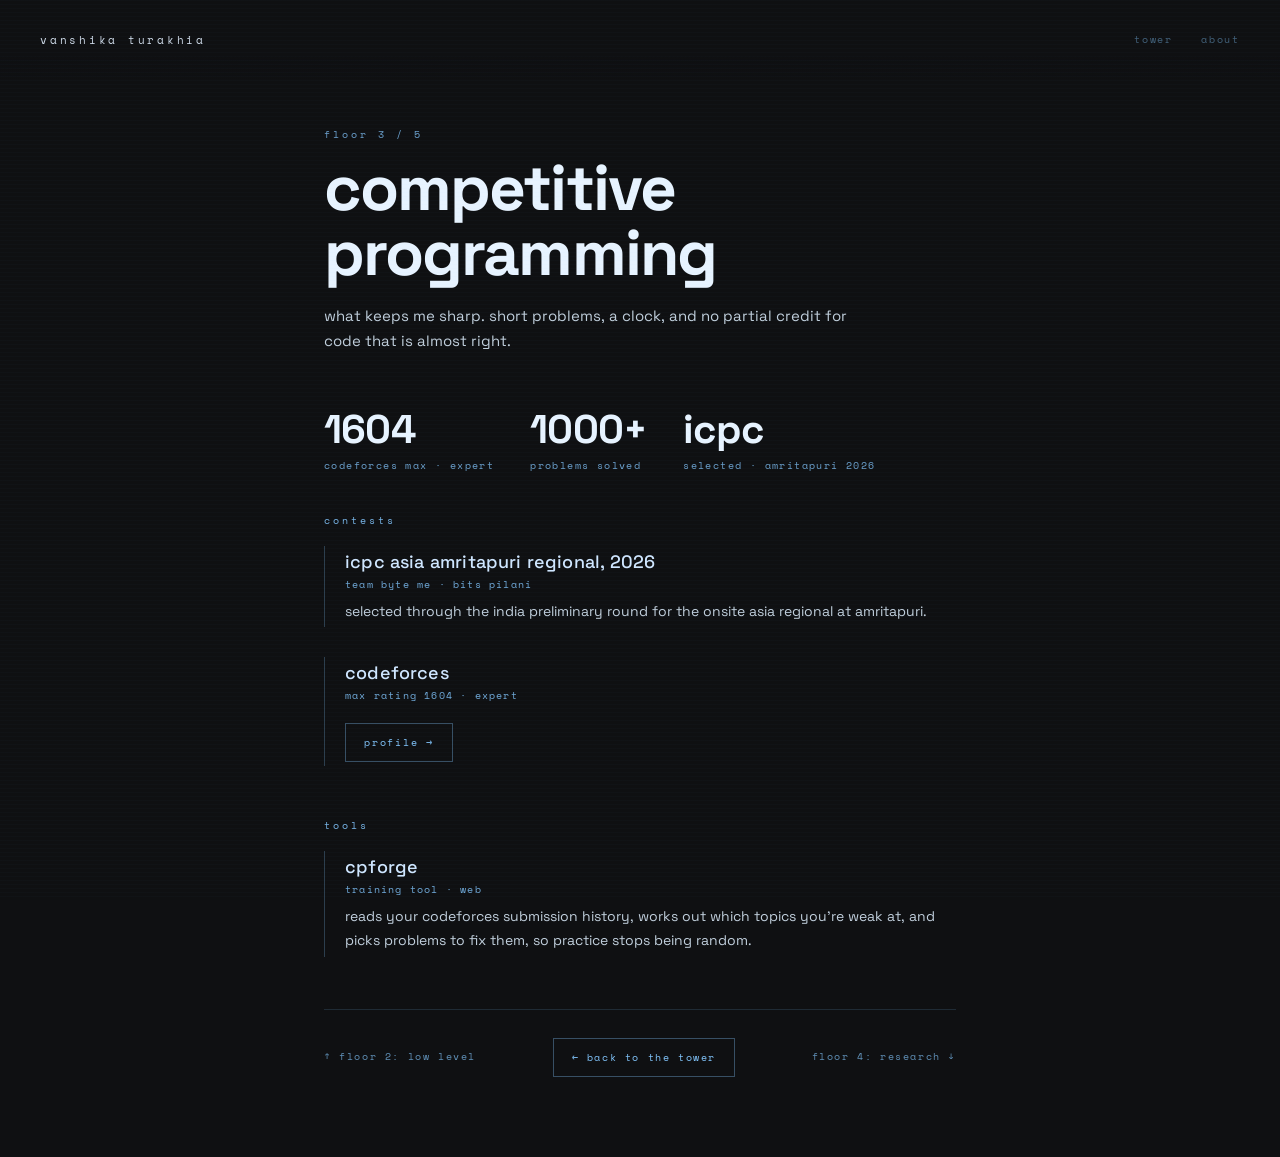
<file: competitive-programming.html>
<!DOCTYPE html>
<html lang="en">
<head>
<meta charset="UTF-8"/>
<meta name="viewport" content="width=device-width, initial-scale=1.0"/>
<meta name="color-scheme" content="dark"/>
<!-- dark from the very first paint, before domain.css arrives -->
<style>html,body{background:#0f1012}</style>
<title>competitive programming · vanshika turakhia</title>
<meta name="description" content="Vanshika Turakhia: ICPC 2026 Asia regionalist (Amritapuri), Codeforces Expert with a max rating of 1604, and 1000+ problems solved."/>
<link rel="canonical" href="https://vanshikaturakhia.dev/competitive-programming"/>
<meta property="og:type" content="website"/>
<meta property="og:site_name" content="Vanshika Turakhia"/>
<meta property="og:title" content="Competitive programming · Vanshika Turakhia"/>
<meta property="og:description" content="Vanshika Turakhia: ICPC 2026 Asia regionalist (Amritapuri), Codeforces Expert with a max rating of 1604, and 1000+ problems solved."/>
<meta property="og:url" content="https://vanshikaturakhia.dev/competitive-programming"/>
<meta property="og:image" content="https://vanshikaturakhia.dev/og.png"/>
<meta property="og:image:width" content="1200"/>
<meta property="og:image:height" content="630"/>
<meta property="og:image:alt" content="Vanshika Turakhia: sensor units, from circuit board to dashboard"/>
<meta name="twitter:card" content="summary_large_image"/>
<meta name="twitter:title" content="Competitive programming · Vanshika Turakhia"/>
<meta name="twitter:description" content="Vanshika Turakhia: ICPC 2026 Asia regionalist (Amritapuri), Codeforces Expert with a max rating of 1604, and 1000+ problems solved."/>
<meta name="twitter:image" content="https://vanshikaturakhia.dev/og.png"/>
<link rel="icon" type="image/svg+xml" href="data:image/svg+xml,%3Csvg xmlns='http://www.w3.org/2000/svg' viewBox='0 0 64 64'%3E%3Crect width='64' height='64' rx='9' fill='%230f1012'/%3E%3Cpath d='M10 13h11l11 30 11-30h11L38 52H26Z' fill='%2383c7ff'/%3E%3C/svg%3E"/>
<link href="https://fonts.googleapis.com/css2?family=Space+Grotesk:wght@300;400;500;700&family=Space+Mono:wght@400;700&display=swap" rel="stylesheet"/>
<link rel="stylesheet" href="domain.css"/>
</head>
<body>
<nav>
  <a id="nav-name" href="index.html">Vanshika Turakhia</a>
  <div id="nav-links">
    <a class="nav-link" href="index.html#competitive-programming">Tower</a>
    <a class="nav-link" href="index.html#about">About</a>
  </div>
</nav>
<main>
  <div class="kicker">Floor 3 / 5</div>
  <h1>Competitive programming</h1>
  <p class="intro">What keeps me sharp. Short problems, a clock, and no partial credit for code that is almost right.</p>

  <div class="stat-row">
    <div class="stat"><div class="num">1604</div><div class="lbl">Codeforces max · Expert</div></div>
    <div class="stat"><div class="num">1000+</div><div class="lbl">Problems solved</div></div>
    <div class="stat"><div class="num">ICPC</div><div class="lbl">Selected · Amritapuri 2026</div></div>
  </div>

  <section class="section">
    <div class="label">Contests</div>
    <div class="item">
      <h3>ICPC Asia Amritapuri regional, 2026</h3>
      <div class="meta">Team byte me · BITS Pilani</div>
      <p>Selected through the India preliminary round for the onsite Asia regional at Amritapuri.</p>
    </div>
    <div class="item">
      <h3>Codeforces</h3>
      <div class="meta">Max rating 1604 · Expert</div>
      <a class="link" href="https://codeforces.com/profile/vanshicuh" target="_blank" rel="noopener">Profile &rarr;</a>
    </div>
  </section>

  <section class="section">
    <div class="label">Tools</div>
    <div class="item">
      <h3>CPForge</h3>
      <div class="meta">Training tool · web</div>
      <p>Reads your Codeforces submission history, works out which topics you're weak at, and picks problems to fix them, so practice stops being random.</p>
    </div>
  </section>

  <footer class="floors">
    <a href="low-level.html">&uarr; Floor 2: low level</a>
    <a class="back" href="index.html#competitive-programming">&larr; Back to the tower</a>
    <a href="research.html">Floor 4: research &darr;</a>
  </footer>
</main>
</body>
</html>
</file>
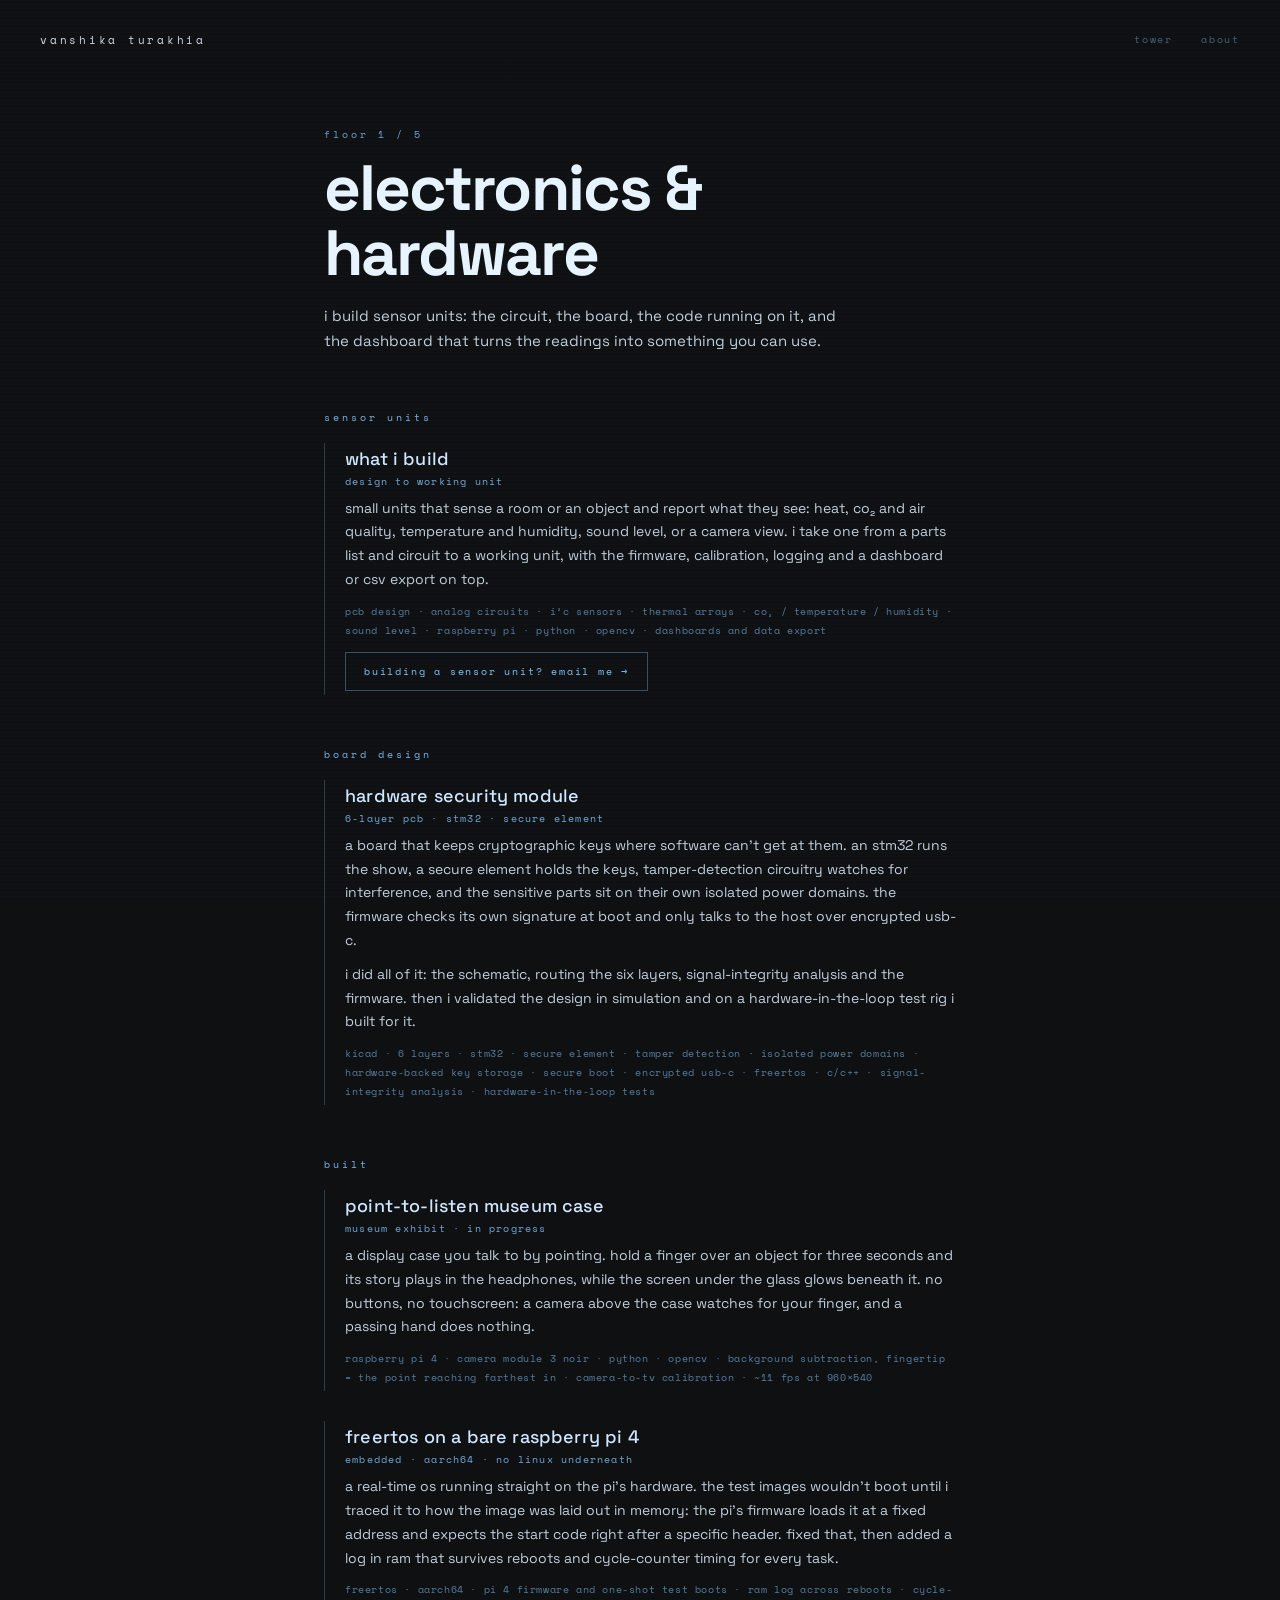
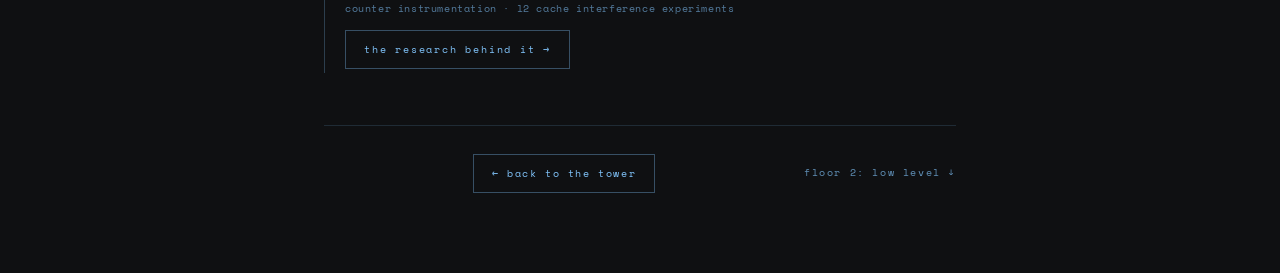
<file: electronics.html>
<!DOCTYPE html>
<html lang="en">
<head>
<meta charset="UTF-8"/>
<meta name="viewport" content="width=device-width, initial-scale=1.0"/>
<meta name="color-scheme" content="dark"/>
<!-- dark from the very first paint, before domain.css arrives -->
<style>html,body{background:#0f1012}</style>
<title>electronics &amp; hardware · vanshika turakhia</title>
<meta name="description" content="Sensor units and boards by Vanshika Turakhia: a 6-layer STM32 hardware security module, PCB design, analog, firmware and dashboards."/>
<link rel="canonical" href="https://vanshikaturakhia.dev/electronics"/>
<meta property="og:type" content="website"/>
<meta property="og:site_name" content="Vanshika Turakhia"/>
<meta property="og:title" content="Electronics &amp; hardware · Vanshika Turakhia"/>
<meta property="og:description" content="Sensor units and boards by Vanshika Turakhia: a 6-layer STM32 hardware security module, PCB design, analog, firmware and dashboards."/>
<meta property="og:url" content="https://vanshikaturakhia.dev/electronics"/>
<meta property="og:image" content="https://vanshikaturakhia.dev/og.png"/>
<meta property="og:image:width" content="1200"/>
<meta property="og:image:height" content="630"/>
<meta property="og:image:alt" content="Vanshika Turakhia: sensor units, from circuit board to dashboard"/>
<meta name="twitter:card" content="summary_large_image"/>
<meta name="twitter:title" content="Electronics &amp; hardware · Vanshika Turakhia"/>
<meta name="twitter:description" content="Sensor units and boards by Vanshika Turakhia: a 6-layer STM32 hardware security module, PCB design, analog, firmware and dashboards."/>
<meta name="twitter:image" content="https://vanshikaturakhia.dev/og.png"/>
<link rel="icon" type="image/svg+xml" href="data:image/svg+xml,%3Csvg xmlns='http://www.w3.org/2000/svg' viewBox='0 0 64 64'%3E%3Crect width='64' height='64' rx='9' fill='%230f1012'/%3E%3Cpath d='M10 13h11l11 30 11-30h11L38 52H26Z' fill='%2383c7ff'/%3E%3C/svg%3E"/>
<link href="https://fonts.googleapis.com/css2?family=Space+Grotesk:wght@300;400;500;700&family=Space+Mono:wght@400;700&display=swap" rel="stylesheet"/>
<link rel="stylesheet" href="domain.css"/>
</head>
<body>
<nav>
  <a id="nav-name" href="index.html">Vanshika Turakhia</a>
  <div id="nav-links">
    <a class="nav-link" href="index.html#electronics">Tower</a>
    <a class="nav-link" href="index.html#about">About</a>
  </div>
</nav>
<main>
  <div class="kicker">Floor 1 / 5</div>
  <h1>Electronics &amp; hardware</h1>
  <p class="intro">I build sensor units: the circuit, the board, the code running on it, and the dashboard that turns the readings into something you can use.</p>

  <section class="section">
    <div class="label">Sensor units</div>
    <div class="item">
      <h3>What I build</h3>
      <div class="meta">Design to working unit</div>
      <p>Small units that sense a room or an object and report what they see: heat, CO₂ and air quality, temperature and humidity, sound level, or a camera view. I take one from a parts list and circuit to a working unit, with the firmware, calibration, logging and a dashboard or CSV export on top.</p>
      <div class="tech">PCB design · analog circuits · I²C sensors · thermal arrays · CO₂ / temperature / humidity · sound level · Raspberry Pi · Python · OpenCV · dashboards and data export</div>
      <a class="link" href="mailto:vanshikaturakhia@gmail.com?subject=Sensor%20unit">Building a sensor unit? Email me &rarr;</a>
    </div>
  </section>

  <section class="section">
    <div class="label">Board design</div>
    <div class="item">
      <h3>Hardware security module</h3>
      <div class="meta">6-layer PCB · STM32 · secure element</div>
      <p>A board that keeps cryptographic keys where software can't get at them. An STM32 runs the show, a secure element holds the keys, tamper-detection circuitry watches for interference, and the sensitive parts sit on their own isolated power domains. The firmware checks its own signature at boot and only talks to the host over encrypted USB-C.</p>
      <p>I did all of it: the schematic, routing the six layers, signal-integrity analysis and the firmware. Then I validated the design in simulation and on a hardware-in-the-loop test rig I built for it.</p>
      <div class="tech">KiCad · 6 layers · STM32 · secure element · tamper detection · isolated power domains · hardware-backed key storage · secure boot · encrypted USB-C · FreeRTOS · C/C++ · signal-integrity analysis · hardware-in-the-loop tests</div>
    </div>
  </section>

  <section class="section">
    <div class="label">Built</div>
    <div class="item">
      <h3>Point-to-listen museum case</h3>
      <div class="meta">Museum exhibit · in progress</div>
      <p>A display case you talk to by pointing. Hold a finger over an object for three seconds and its story plays in the headphones, while the screen under the glass glows beneath it. No buttons, no touchscreen: a camera above the case watches for your finger, and a passing hand does nothing.</p>
      <div class="tech">Raspberry Pi 4 · Camera Module 3 NoIR · Python · OpenCV · background subtraction, fingertip = the point reaching farthest in · camera-to-TV calibration · ~11 fps at 960×540</div>
    </div>
    <div class="item">
      <h3>FreeRTOS on a bare Raspberry Pi 4</h3>
      <div class="meta">Embedded · AArch64 · no Linux underneath</div>
      <p>A real-time OS running straight on the Pi's hardware. The test images wouldn't boot until I traced it to how the image was laid out in memory: the Pi's firmware loads it at a fixed address and expects the start code right after a specific header. Fixed that, then added a log in RAM that survives reboots and cycle-counter timing for every task.</p>
      <div class="tech">FreeRTOS · AArch64 · Pi 4 firmware and one-shot test boots · RAM log across reboots · cycle-counter instrumentation · L2 cache interference experiments</div>
      <a class="link" href="research.html">The research behind it &rarr;</a>
    </div>
  </section>

  <footer class="floors">
    <span></span>
    <a class="back" href="index.html#electronics">&larr; Back to the tower</a>
    <a href="low-level.html">Floor 2: low level &darr;</a>
  </footer>
</main>
</body>
</html>
</file>
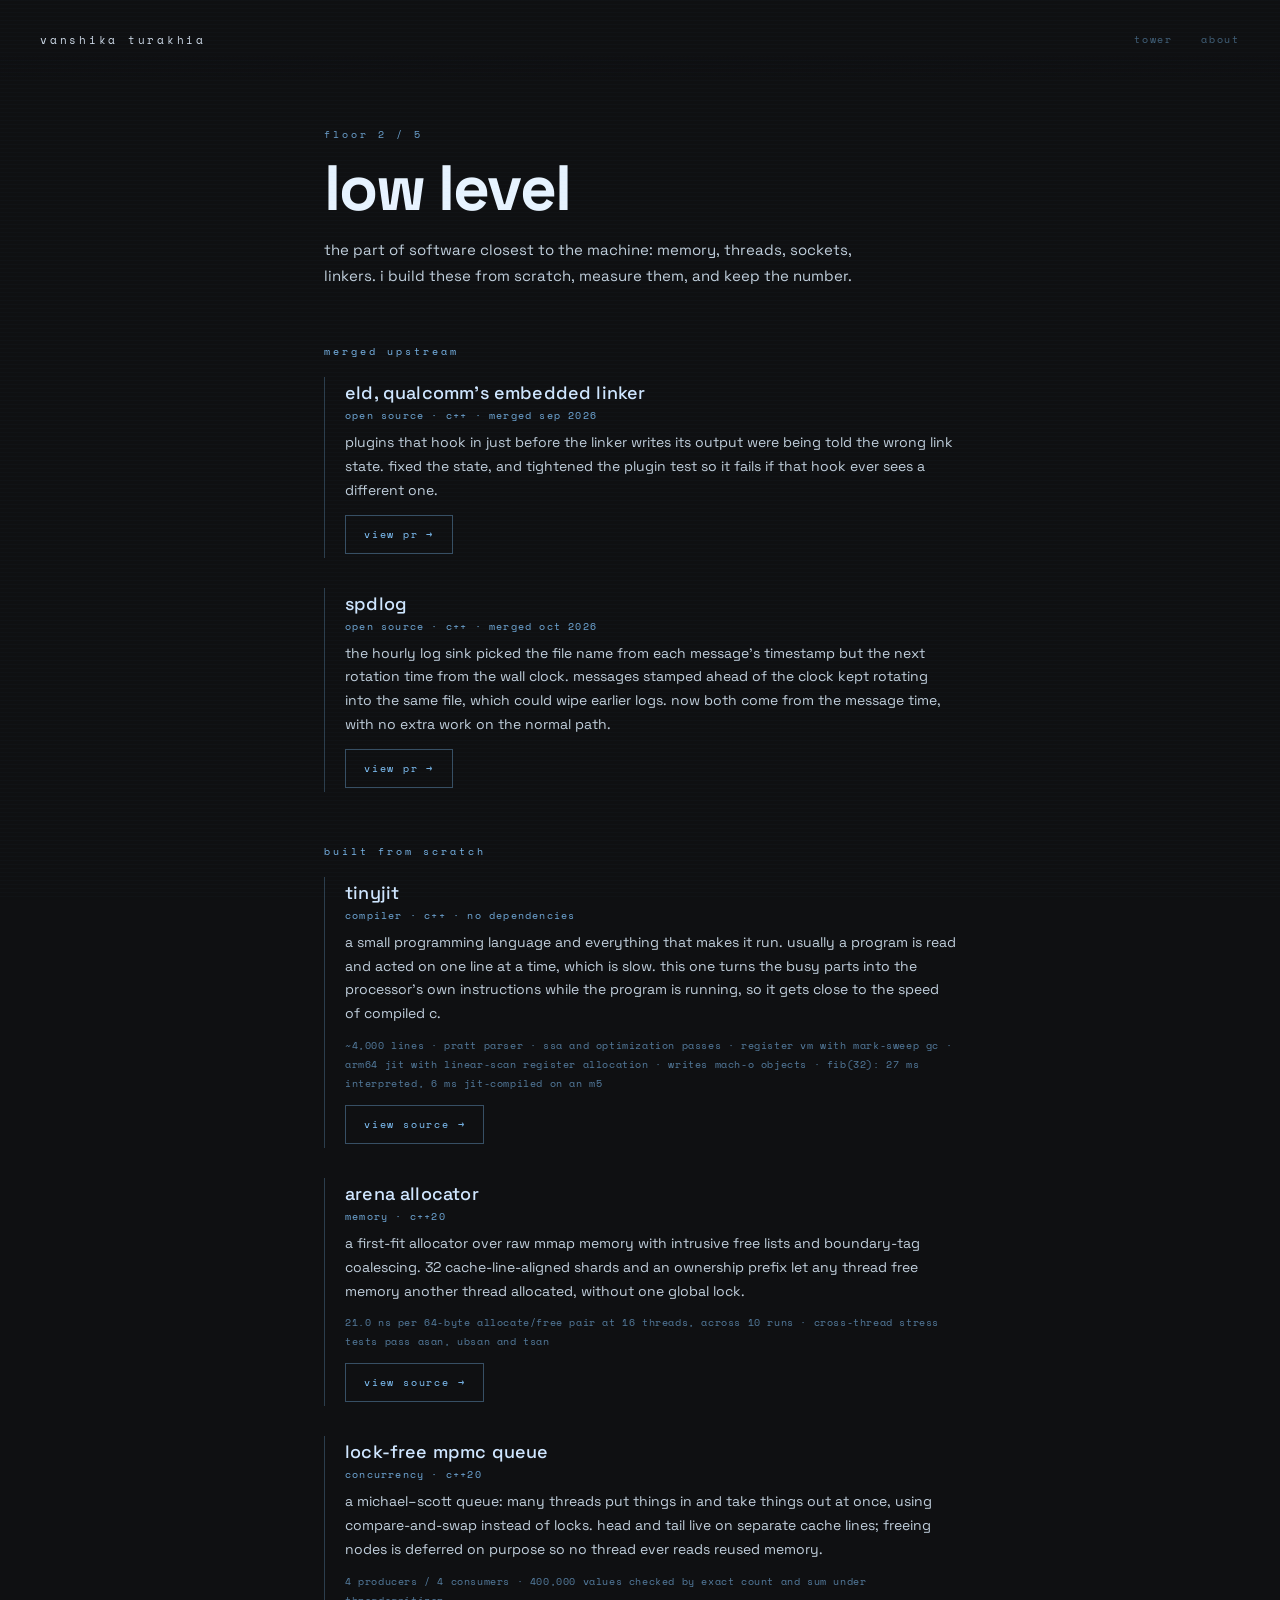
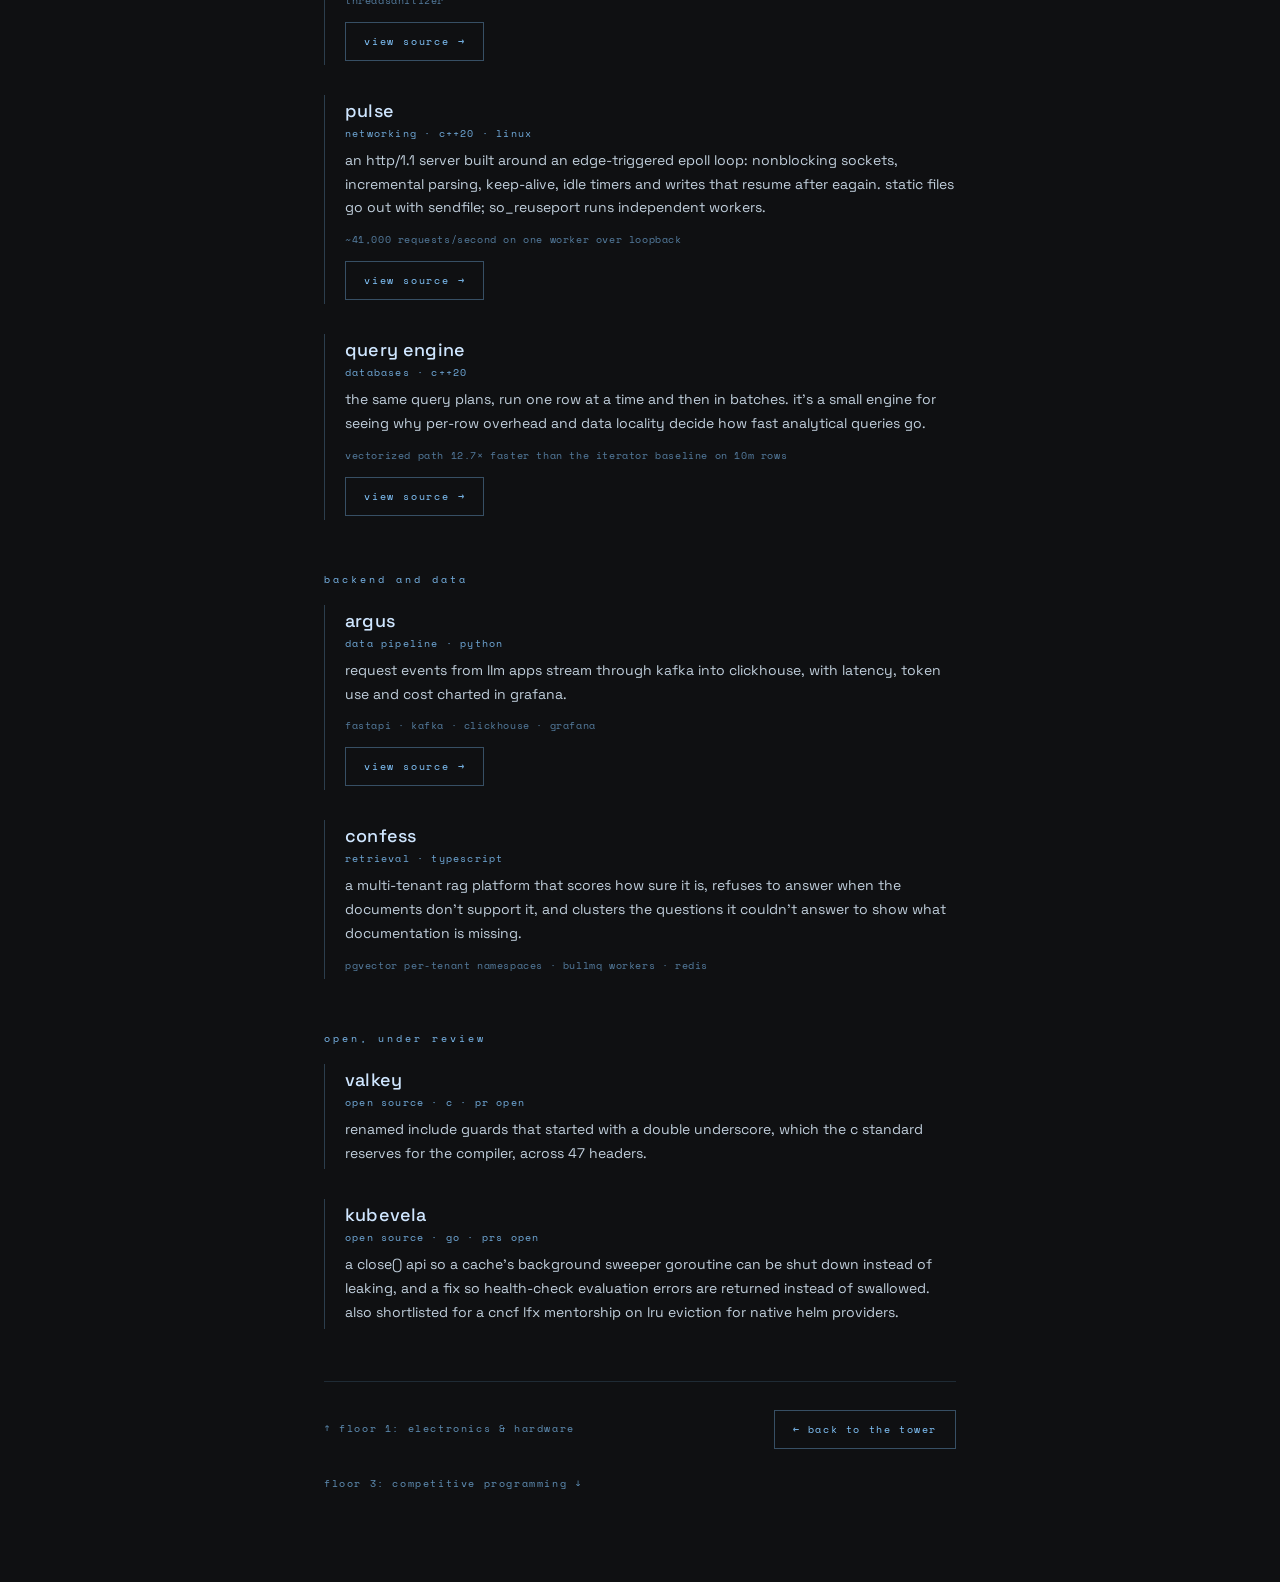
<file: low-level.html>
<!DOCTYPE html>
<html lang="en">
<head>
<meta charset="UTF-8"/>
<meta name="viewport" content="width=device-width, initial-scale=1.0"/>
<meta name="color-scheme" content="dark"/>
<!-- dark from the very first paint, before domain.css arrives -->
<style>html,body{background:#0f1012}</style>
<title>low level · vanshika turakhia</title>
<meta name="description" content="Vanshika Turakhia's low-level C++: merged fixes in Qualcomm's eld linker and spdlog, a JIT compiler, allocator, lock-free queue and HTTP server."/>
<link rel="canonical" href="https://vanshikaturakhia.dev/low-level"/>
<meta property="og:type" content="website"/>
<meta property="og:site_name" content="Vanshika Turakhia"/>
<meta property="og:title" content="Low level · Vanshika Turakhia"/>
<meta property="og:description" content="Vanshika Turakhia's low-level C++: merged fixes in Qualcomm's eld linker and spdlog, a JIT compiler, allocator, lock-free queue and HTTP server."/>
<meta property="og:url" content="https://vanshikaturakhia.dev/low-level"/>
<meta property="og:image" content="https://vanshikaturakhia.dev/og.png"/>
<meta property="og:image:width" content="1200"/>
<meta property="og:image:height" content="630"/>
<meta property="og:image:alt" content="Vanshika Turakhia: sensor units, from circuit board to dashboard"/>
<meta name="twitter:card" content="summary_large_image"/>
<meta name="twitter:title" content="Low level · Vanshika Turakhia"/>
<meta name="twitter:description" content="Vanshika Turakhia's low-level C++: merged fixes in Qualcomm's eld linker and spdlog, a JIT compiler, allocator, lock-free queue and HTTP server."/>
<meta name="twitter:image" content="https://vanshikaturakhia.dev/og.png"/>
<link rel="icon" type="image/svg+xml" href="data:image/svg+xml,%3Csvg xmlns='http://www.w3.org/2000/svg' viewBox='0 0 64 64'%3E%3Crect width='64' height='64' rx='9' fill='%230f1012'/%3E%3Cpath d='M10 13h11l11 30 11-30h11L38 52H26Z' fill='%2383c7ff'/%3E%3C/svg%3E"/>
<link href="https://fonts.googleapis.com/css2?family=Space+Grotesk:wght@300;400;500;700&family=Space+Mono:wght@400;700&display=swap" rel="stylesheet"/>
<link rel="stylesheet" href="domain.css"/>
</head>
<body>
<nav>
  <a id="nav-name" href="index.html">Vanshika Turakhia</a>
  <div id="nav-links">
    <a class="nav-link" href="index.html#low-level">Tower</a>
    <a class="nav-link" href="index.html#about">About</a>
  </div>
</nav>
<main>
  <div class="kicker">Floor 2 / 5</div>
  <h1>Low level</h1>
  <p class="intro">The part of software closest to the machine: memory, threads, sockets, linkers. I build these from scratch, measure them, and keep the number.</p>

  <section class="section">
    <div class="label">Merged upstream</div>
    <div class="item">
      <h3>eld, Qualcomm's embedded linker</h3>
      <div class="meta">Open source · C++ · merged Sep 2026</div>
      <p>Plugins that hook in just before the linker writes its output were being told the wrong link state. Fixed the state, and tightened the plugin test so it fails if that hook ever sees a different one.</p>
      <a class="link" href="https://github.com/qualcomm/eld/pull/1752" target="_blank" rel="noopener">View PR &rarr;</a>
    </div>
    <div class="item">
      <h3>spdlog</h3>
      <div class="meta">Open source · C++ · merged Oct 2026</div>
      <p>The hourly log sink picked the file name from each message's timestamp but the next rotation time from the wall clock. Messages stamped ahead of the clock kept rotating into the same file, which could wipe earlier logs. Now both come from the message time, with no extra work on the normal path.</p>
      <a class="link" href="https://github.com/gabime/spdlog/pull/3677" target="_blank" rel="noopener">View PR &rarr;</a>
    </div>
  </section>

  <section class="section">
    <div class="label">Built from scratch</div>
    <div class="item">
      <h3>tinyjit</h3>
      <div class="meta">Compiler · C++ · no dependencies</div>
      <p>A small programming language and everything that makes it run. Usually a program is read and acted on one line at a time, which is slow. This one turns the busy parts into the processor's own instructions while the program is running, so it gets close to the speed of compiled C.</p>
      <div class="tech">~4,000 lines · Pratt parser · SSA and optimization passes · register VM with mark-sweep GC · ARM64 JIT with linear-scan register allocation · writes Mach-O objects · fib(32): 27 ms interpreted, 6 ms JIT-compiled on an M5</div>
      <a class="link" href="https://github.com/vansvan17/tinyjit" target="_blank" rel="noopener">View source &rarr;</a>
    </div>
    <div class="item">
      <h3>Arena allocator</h3>
      <div class="meta">Memory · C++20</div>
      <p>A first-fit allocator over raw mmap memory with intrusive free lists and boundary-tag coalescing. 32 cache-line-aligned shards and an ownership prefix let any thread free memory another thread allocated, without one global lock.</p>
      <div class="tech">21.0 ns per 64-byte allocate/free pair at 16 threads, across 10 runs · cross-thread stress tests pass ASan, UBSan and TSan</div>
      <a class="link" href="https://github.com/vansvan17/allocator" target="_blank" rel="noopener">View source &rarr;</a>
    </div>
    <div class="item">
      <h3>Lock-free MPMC queue</h3>
      <div class="meta">Concurrency · C++20</div>
      <p>A Michael–Scott queue: many threads put things in and take things out at once, using compare-and-swap instead of locks. Head and tail live on separate cache lines; freeing nodes is deferred on purpose so no thread ever reads reused memory.</p>
      <div class="tech">4 producers / 4 consumers · 400,000 values checked by exact count and sum under ThreadSanitizer</div>
      <a class="link" href="https://github.com/vansvan17/lock-free-mpmc-queue" target="_blank" rel="noopener">View source &rarr;</a>
    </div>
    <div class="item">
      <h3>Pulse</h3>
      <div class="meta">Networking · C++20 · Linux</div>
      <p>An HTTP/1.1 server built around an edge-triggered epoll loop: nonblocking sockets, incremental parsing, keep-alive, idle timers and writes that resume after EAGAIN. Static files go out with sendfile; SO_REUSEPORT runs independent workers.</p>
      <div class="tech">~41,000 requests/second on one worker over loopback</div>
      <a class="link" href="https://github.com/vansvan17/Pulse" target="_blank" rel="noopener">View source &rarr;</a>
    </div>
    <div class="item">
      <h3>Query engine</h3>
      <div class="meta">Databases · C++20</div>
      <p>The same query plans, run one row at a time and then in batches. It's a small engine for seeing why per-row overhead and data locality decide how fast analytical queries go.</p>
      <div class="tech">vectorized path 12.7× faster than the iterator baseline on 10M rows</div>
      <a class="link" href="https://github.com/vansvan17/query-engine" target="_blank" rel="noopener">View source &rarr;</a>
    </div>
  </section>

  <section class="section">
    <div class="label">Backend and data</div>
    <div class="item">
      <h3>Argus</h3>
      <div class="meta">Data pipeline · Python</div>
      <p>Request events from LLM apps stream through Kafka into ClickHouse, with latency, token use and cost charted in Grafana.</p>
      <div class="tech">FastAPI · Kafka · ClickHouse · Grafana</div>
      <a class="link" href="https://github.com/vansvan17/argus" target="_blank" rel="noopener">View source &rarr;</a>
    </div>
    <div class="item">
      <h3>Confess</h3>
      <div class="meta">Retrieval · TypeScript</div>
      <p>A multi-tenant RAG platform that scores how sure it is, refuses to answer when the documents don't support it, and clusters the questions it couldn't answer to show what documentation is missing.</p>
      <div class="tech">pgvector per-tenant namespaces · BullMQ workers · Redis</div>
    </div>
  </section>

  <section class="section">
    <div class="label">Open, under review</div>
    <div class="item">
      <h3>Valkey</h3>
      <div class="meta">Open source · C · PR open</div>
      <p>Renamed include guards that started with a double underscore, which the C standard reserves for the compiler, across 47 headers.</p>
    </div>
    <div class="item">
      <h3>KubeVela</h3>
      <div class="meta">Open source · Go · PRs open</div>
      <p>A Close() API so a cache's background sweeper goroutine can be shut down instead of leaking, and a fix so health-check evaluation errors are returned instead of swallowed. Also shortlisted for a CNCF LFX mentorship on LRU eviction for native Helm providers.</p>
    </div>
  </section>

  <footer class="floors">
    <a href="electronics.html">&uarr; Floor 1: electronics &amp; hardware</a>
    <a class="back" href="index.html#low-level">&larr; Back to the tower</a>
    <a href="competitive-programming.html">Floor 3: competitive programming &darr;</a>
  </footer>
</main>
</body>
</html>
</file>
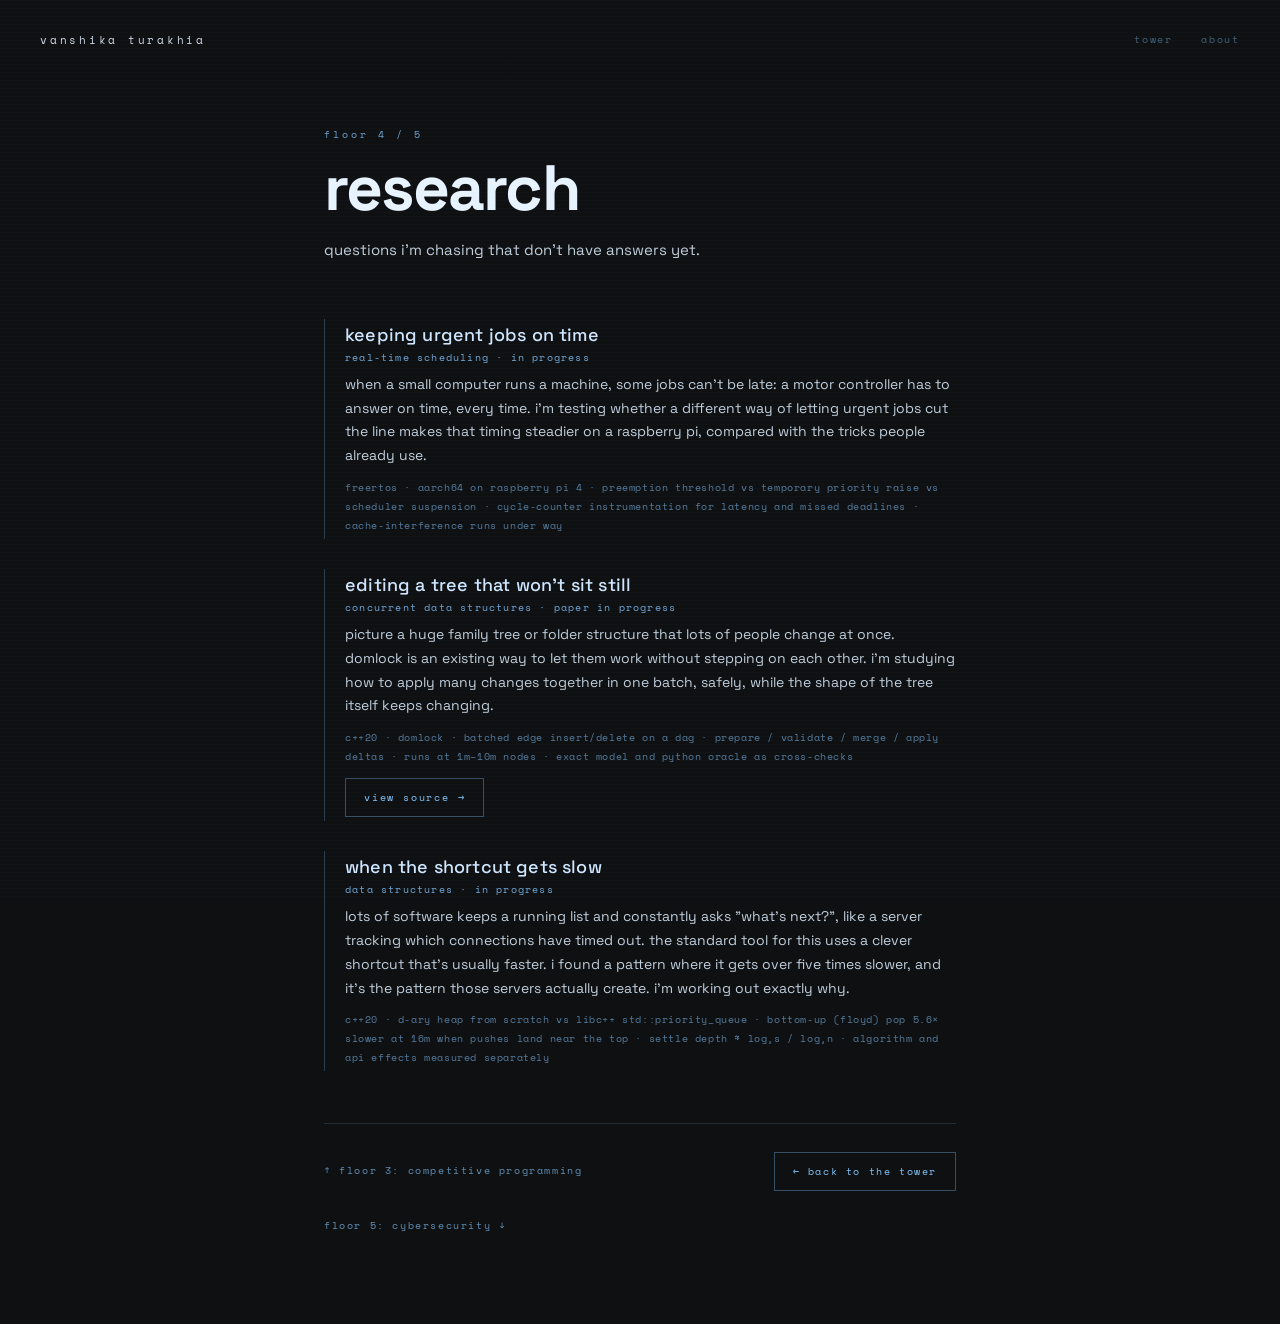
<file: research.html>
<!DOCTYPE html>
<html lang="en">
<head>
<meta charset="UTF-8"/>
<meta name="viewport" content="width=device-width, initial-scale=1.0"/>
<meta name="color-scheme" content="dark"/>
<!-- dark from the very first paint, before domain.css arrives -->
<style>html,body{background:#0f1012}</style>
<title>research · vanshika turakhia</title>
<meta name="description" content="Vanshika Turakhia's research: real-time scheduling with FreeRTOS on a Raspberry Pi 4, batched DomLock updates, and a 5.6x heap slowdown."/>
<link rel="canonical" href="https://vanshikaturakhia.dev/research"/>
<meta property="og:type" content="website"/>
<meta property="og:site_name" content="Vanshika Turakhia"/>
<meta property="og:title" content="Research · Vanshika Turakhia"/>
<meta property="og:description" content="Vanshika Turakhia's research: real-time scheduling with FreeRTOS on a Raspberry Pi 4, batched DomLock updates, and a 5.6x heap slowdown."/>
<meta property="og:url" content="https://vanshikaturakhia.dev/research"/>
<meta property="og:image" content="https://vanshikaturakhia.dev/og.png"/>
<meta property="og:image:width" content="1200"/>
<meta property="og:image:height" content="630"/>
<meta property="og:image:alt" content="Vanshika Turakhia: sensor units, from circuit board to dashboard"/>
<meta name="twitter:card" content="summary_large_image"/>
<meta name="twitter:title" content="Research · Vanshika Turakhia"/>
<meta name="twitter:description" content="Vanshika Turakhia's research: real-time scheduling with FreeRTOS on a Raspberry Pi 4, batched DomLock updates, and a 5.6x heap slowdown."/>
<meta name="twitter:image" content="https://vanshikaturakhia.dev/og.png"/>
<link rel="icon" type="image/svg+xml" href="data:image/svg+xml,%3Csvg xmlns='http://www.w3.org/2000/svg' viewBox='0 0 64 64'%3E%3Crect width='64' height='64' rx='9' fill='%230f1012'/%3E%3Cpath d='M10 13h11l11 30 11-30h11L38 52H26Z' fill='%2383c7ff'/%3E%3C/svg%3E"/>
<link href="https://fonts.googleapis.com/css2?family=Space+Grotesk:wght@300;400;500;700&family=Space+Mono:wght@400;700&display=swap" rel="stylesheet"/>
<link rel="stylesheet" href="domain.css"/>
</head>
<body>
<nav>
  <a id="nav-name" href="index.html">Vanshika Turakhia</a>
  <div id="nav-links">
    <a class="nav-link" href="index.html#research">Tower</a>
    <a class="nav-link" href="index.html#about">About</a>
  </div>
</nav>
<main>
  <div class="kicker">Floor 4 / 5</div>
  <h1>Research</h1>
  <p class="intro">Questions I'm chasing that don't have answers yet.</p>

  <section class="section">
    <div class="item">
      <h3>Keeping urgent jobs on time</h3>
      <div class="meta">Real-time scheduling · in progress</div>
      <p>When a small computer runs a machine, some jobs can't be late: a motor controller has to answer on time, every time. I'm testing whether a different way of letting urgent jobs cut the line makes that timing steadier on a Raspberry Pi, compared with the tricks people already use.</p>
      <div class="tech">FreeRTOS · AArch64 on Raspberry Pi 4 · preemption threshold vs temporary priority raise vs scheduler suspension · cycle-counter instrumentation for latency and missed deadlines · cache-interference runs under way</div>
    </div>
    <div class="item">
      <h3>Editing a tree that won't sit still</h3>
      <div class="meta">Concurrent data structures · paper in progress</div>
      <p>Picture a huge family tree or folder structure that lots of people change at once. DomLock is an existing way to let them work without stepping on each other. I'm studying how to apply many changes together in one batch, safely, while the shape of the tree itself keeps changing.</p>
      <div class="tech">C++20 · DomLock · batched edge insert/delete on a DAG · prepare / validate / merge / apply deltas · runs at 1M–10M nodes · exact model and Python oracle as cross-checks</div>
      <a class="link" href="https://github.com/vansvan17/dynamic-hierarchy-deltas" target="_blank" rel="noopener">View source &rarr;</a>
    </div>
    <div class="item">
      <h3>When the shortcut gets slow</h3>
      <div class="meta">Data structures · in progress</div>
      <p>Lots of software keeps a running list and constantly asks "what's next?", like a server tracking which connections have timed out. The standard tool for this uses a clever shortcut that's usually faster. I found a pattern where it gets over five times slower, and it's the pattern those servers actually create. I'm working out exactly why.</p>
      <div class="tech">C++20 · d-ary heap from scratch vs libc++ std::priority_queue · bottom-up (Floyd) pop 5.6× slower at 16M when pushes land near the top · settle depth ≈ log₂S / log₂N · algorithm and API effects measured separately</div>
    </div>
  </section>

  <footer class="floors">
    <a href="competitive-programming.html">&uarr; Floor 3: competitive programming</a>
    <a class="back" href="index.html#research">&larr; Back to the tower</a>
    <a href="security.html">Floor 5: cybersecurity &darr;</a>
  </footer>
</main>
</body>
</html>
</file>
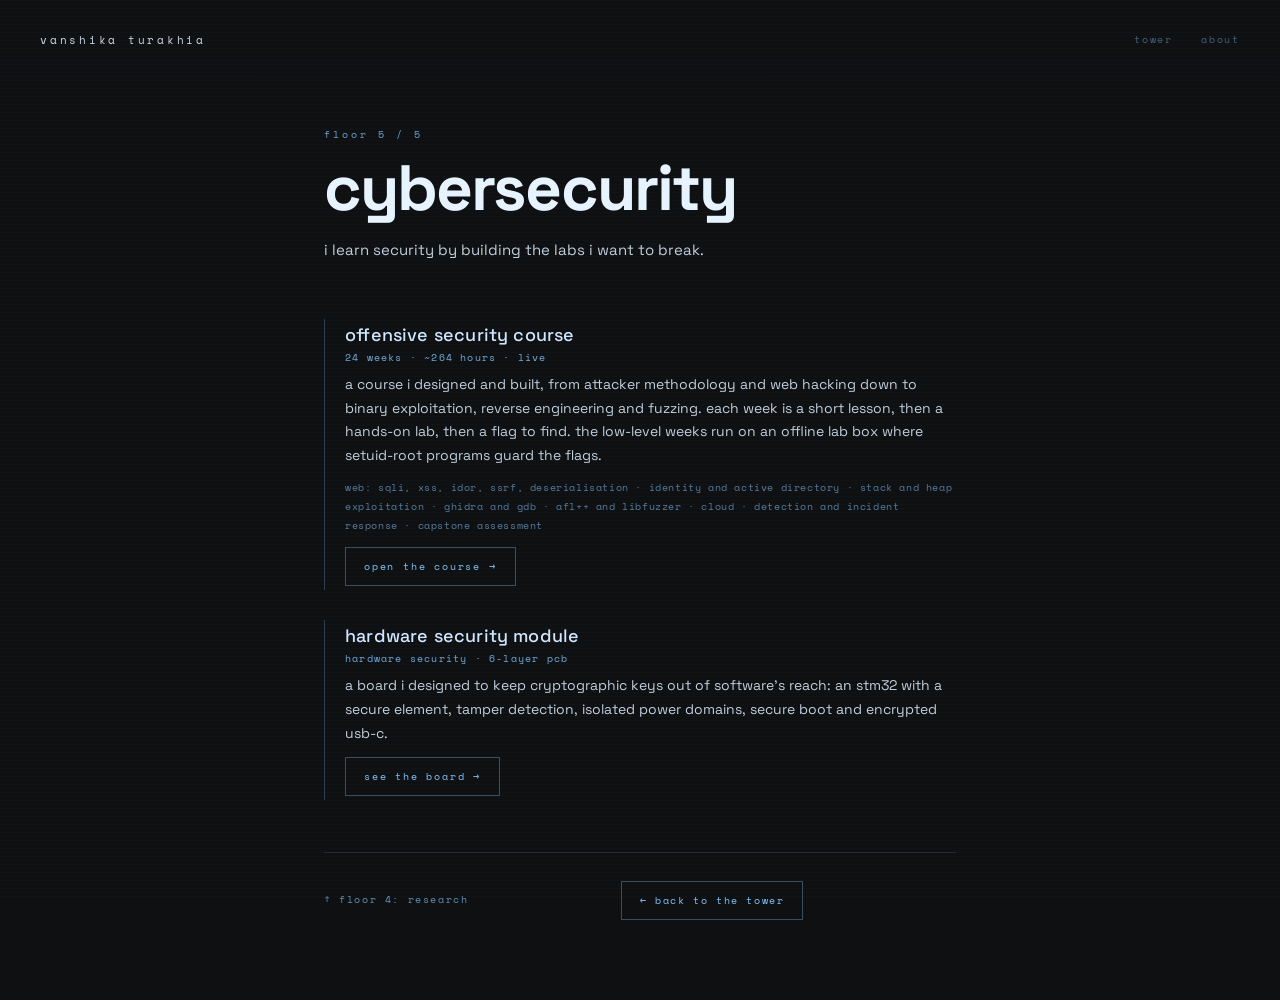
<file: security.html>
<!DOCTYPE html>
<html lang="en">
<head>
<meta charset="UTF-8"/>
<meta name="viewport" content="width=device-width, initial-scale=1.0"/>
<meta name="color-scheme" content="dark"/>
<!-- dark from the very first paint, before domain.css arrives -->
<style>html,body{background:#0f1012}</style>
<title>cybersecurity · vanshika turakhia</title>
<meta name="description" content="A 24-week offensive security course built by Vanshika Turakhia: web hacking, binary exploitation, reverse engineering and fuzzing."/>
<link rel="canonical" href="https://vanshikaturakhia.dev/security"/>
<meta property="og:type" content="website"/>
<meta property="og:site_name" content="Vanshika Turakhia"/>
<meta property="og:title" content="Cybersecurity · Vanshika Turakhia"/>
<meta property="og:description" content="A 24-week offensive security course built by Vanshika Turakhia: web hacking, binary exploitation, reverse engineering and fuzzing."/>
<meta property="og:url" content="https://vanshikaturakhia.dev/security"/>
<meta property="og:image" content="https://vanshikaturakhia.dev/og.png"/>
<meta property="og:image:width" content="1200"/>
<meta property="og:image:height" content="630"/>
<meta property="og:image:alt" content="Vanshika Turakhia: sensor units, from circuit board to dashboard"/>
<meta name="twitter:card" content="summary_large_image"/>
<meta name="twitter:title" content="Cybersecurity · Vanshika Turakhia"/>
<meta name="twitter:description" content="A 24-week offensive security course built by Vanshika Turakhia: web hacking, binary exploitation, reverse engineering and fuzzing."/>
<meta name="twitter:image" content="https://vanshikaturakhia.dev/og.png"/>
<link rel="icon" type="image/svg+xml" href="data:image/svg+xml,%3Csvg xmlns='http://www.w3.org/2000/svg' viewBox='0 0 64 64'%3E%3Crect width='64' height='64' rx='9' fill='%230f1012'/%3E%3Cpath d='M10 13h11l11 30 11-30h11L38 52H26Z' fill='%2383c7ff'/%3E%3C/svg%3E"/>
<link href="https://fonts.googleapis.com/css2?family=Space+Grotesk:wght@300;400;500;700&family=Space+Mono:wght@400;700&display=swap" rel="stylesheet"/>
<link rel="stylesheet" href="domain.css"/>
</head>
<body>
<nav>
  <a id="nav-name" href="index.html">Vanshika Turakhia</a>
  <div id="nav-links">
    <a class="nav-link" href="index.html#security">Tower</a>
    <a class="nav-link" href="index.html#about">About</a>
  </div>
</nav>
<main>
  <div class="kicker">Floor 5 / 5</div>
  <h1>Cybersecurity</h1>
  <p class="intro">I learn security by building the labs I want to break.</p>

  <section class="section">
    <div class="item">
      <h3>Offensive security course</h3>
      <div class="meta">24 weeks · ~264 hours · live</div>
      <p>A course I designed and built, from attacker methodology and web hacking down to binary exploitation, reverse engineering and fuzzing. Each week is a short lesson, then a hands-on lab, then a flag to find. The low-level weeks run on an offline lab box where setuid-root programs guard the flags.</p>
      <div class="tech">web: SQLi, XSS, IDOR, SSRF, deserialisation · identity and Active Directory · stack and heap exploitation · Ghidra and gdb · AFL++ and libFuzzer · cloud · detection and incident response · capstone assessment</div>
      <a class="link" href="https://web-taupe-nine-47.vercel.app" target="_blank" rel="noopener">Open the course &rarr;</a>
    </div>
    <div class="item">
      <h3>Hardware security module</h3>
      <div class="meta">Hardware security · 6-layer PCB</div>
      <p>A board I designed to keep cryptographic keys out of software's reach: an STM32 with a secure element, tamper detection, isolated power domains, secure boot and encrypted USB-C.</p>
      <a class="link" href="electronics.html">See the board &rarr;</a>
    </div>
  </section>

  <footer class="floors">
    <a href="research.html">&uarr; Floor 4: research</a>
    <a class="back" href="index.html#security">&larr; Back to the tower</a>
    <span></span>
  </footer>
</main>
</body>
</html>
</file>
<file: domain.css>
/* Shared style for the five floor pages (low-level, competitive-programming,
   research, security, electronics). Same colours and type as the tower. */
*{margin:0;padding:0;box-sizing:border-box}
*,*::before,*::after{text-transform:lowercase}
html,body{background:#0f1012}
/* Browsers that support it crossfade between the tower and the floor pages. */
@view-transition{navigation:auto}
::view-transition-old(root),::view-transition-new(root){animation-duration:.35s}
body{font-family:"Space Grotesk",sans-serif;color:rgba(218,233,248,0.88);min-height:100vh}
/* faint scanlines, like the tower's crt overlay */
body::before{content:"";position:fixed;inset:0;pointer-events:none;z-index:20;background:repeating-linear-gradient(0deg,transparent,transparent 3px,rgba(131,199,255,0.018) 3px,rgba(131,199,255,0.018) 4px)}
nav{position:sticky;top:0;z-index:10;display:flex;align-items:center;justify-content:space-between;padding:28px 40px;font-family:"Space Mono",monospace;background:linear-gradient(180deg,#0f1012 70%,rgba(15,16,18,0))}
#nav-name{font-size:11px;letter-spacing:.25em;color:rgba(226,240,255,0.9);text-decoration:none}
#nav-links{display:flex;gap:28px}
.nav-link{font-size:10px;letter-spacing:.18em;color:rgba(131,199,255,0.45);text-decoration:none;padding:4px 0;transition:color .2s}
.nav-link:hover{color:#83c7ff}
main{width:min(680px,100%);margin:0 auto;padding:48px 24px 80px}
.kicker{font-family:"Space Mono",monospace;font-size:10px;letter-spacing:.3em;color:rgba(131,199,255,0.8);margin-bottom:14px}
h1{font-size:clamp(40px,8vw,64px);font-weight:700;letter-spacing:-.03em;line-height:1.02;color:#e7f3ff;margin-bottom:16px}
.intro{font-size:15px;line-height:1.7;margin-bottom:56px;max-width:540px}
.section{margin-bottom:52px}
.label{font-family:"Space Mono",monospace;font-size:10px;letter-spacing:.3em;color:rgba(131,199,255,0.92);margin-bottom:18px}
.item{border-left:1px solid rgba(131,199,255,0.25);padding:4px 0 4px 20px;margin-bottom:30px}
.item h3{font-size:18px;font-weight:500;color:#cfe6ff;margin-bottom:4px;letter-spacing:.01em}
.item .meta{font-family:"Space Mono",monospace;font-size:10px;letter-spacing:.12em;color:rgba(131,199,255,0.85);margin-bottom:8px}
.item p{font-size:14px;line-height:1.7}
.item p+p{margin-top:10px}
.item .tech{font-family:"Space Mono",monospace;font-size:10px;letter-spacing:.06em;line-height:1.9;color:rgba(131,199,255,0.6);margin-top:10px}
.link{display:inline-block;margin-top:12px;font-family:"Space Mono",monospace;font-size:10px;letter-spacing:.18em;color:#83c7ff;text-decoration:none;padding:11px 18px;border:1px solid rgba(131,199,255,0.35);transition:background .2s,border-color .2s,transform .2s}
.link:hover{background:rgba(131,199,255,0.08);border-color:rgba(131,199,255,0.7);transform:translateY(-3px)}
.stat-row{display:flex;gap:36px;flex-wrap:wrap;margin-bottom:40px}
.stat .num{font-size:40px;font-weight:700;color:#e7f3ff;letter-spacing:-.02em;line-height:1}
.stat .lbl{font-family:"Space Mono",monospace;font-size:10px;letter-spacing:.14em;color:rgba(131,199,255,0.8);margin-top:8px}
/* bottom of the page: neighbouring floors and the way back up */
.floors{border-top:1px solid rgba(131,199,255,0.15);padding-top:28px;display:flex;justify-content:space-between;gap:16px;flex-wrap:wrap}
.floors a{font-family:"Space Mono",monospace;font-size:10px;letter-spacing:.16em;color:rgba(131,199,255,0.7);text-decoration:none;padding:11px 0}
.floors a:hover{color:#83c7ff}
.floors .back{color:#83c7ff;border:1px solid rgba(131,199,255,0.35);padding:11px 18px}
@keyframes rise{from{opacity:0;transform:translateY(10px)}to{opacity:1;transform:none}}
main>*{animation:rise .45s both}
main>*:nth-child(2){animation-delay:.05s}main>*:nth-child(3){animation-delay:.1s}main>*:nth-child(n+4){animation-delay:.15s}
@media (prefers-reduced-motion:reduce){main>*{animation:none}.link:hover{transform:none}}
@media (max-width:600px){nav{padding:20px}#nav-links{gap:16px}main{padding:28px 20px 60px}.stat-row{gap:28px}.floors{flex-direction:column;gap:4px}.floors .back{align-self:flex-start;margin-top:8px}}
@media (pointer:coarse){.nav-link,.link,.floors a{min-height:44px;display:inline-flex;align-items:center}}
</file>
